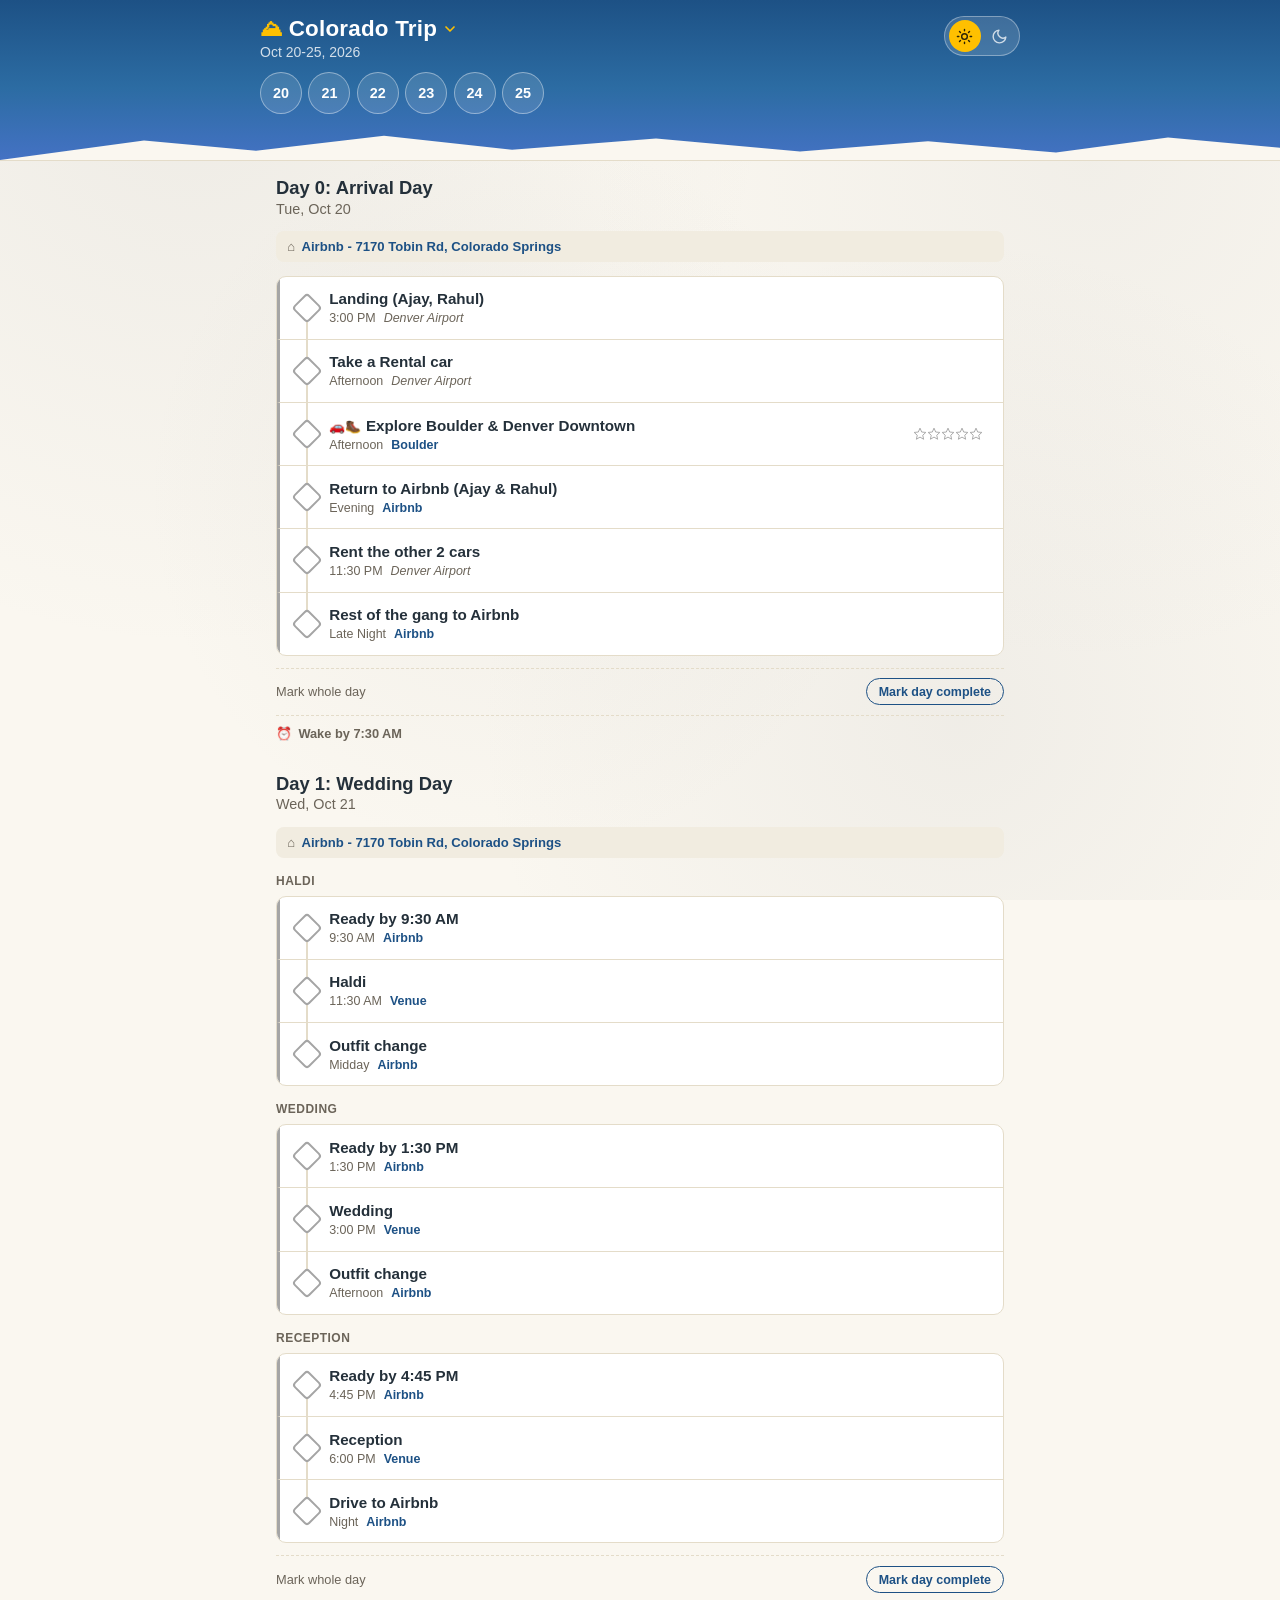
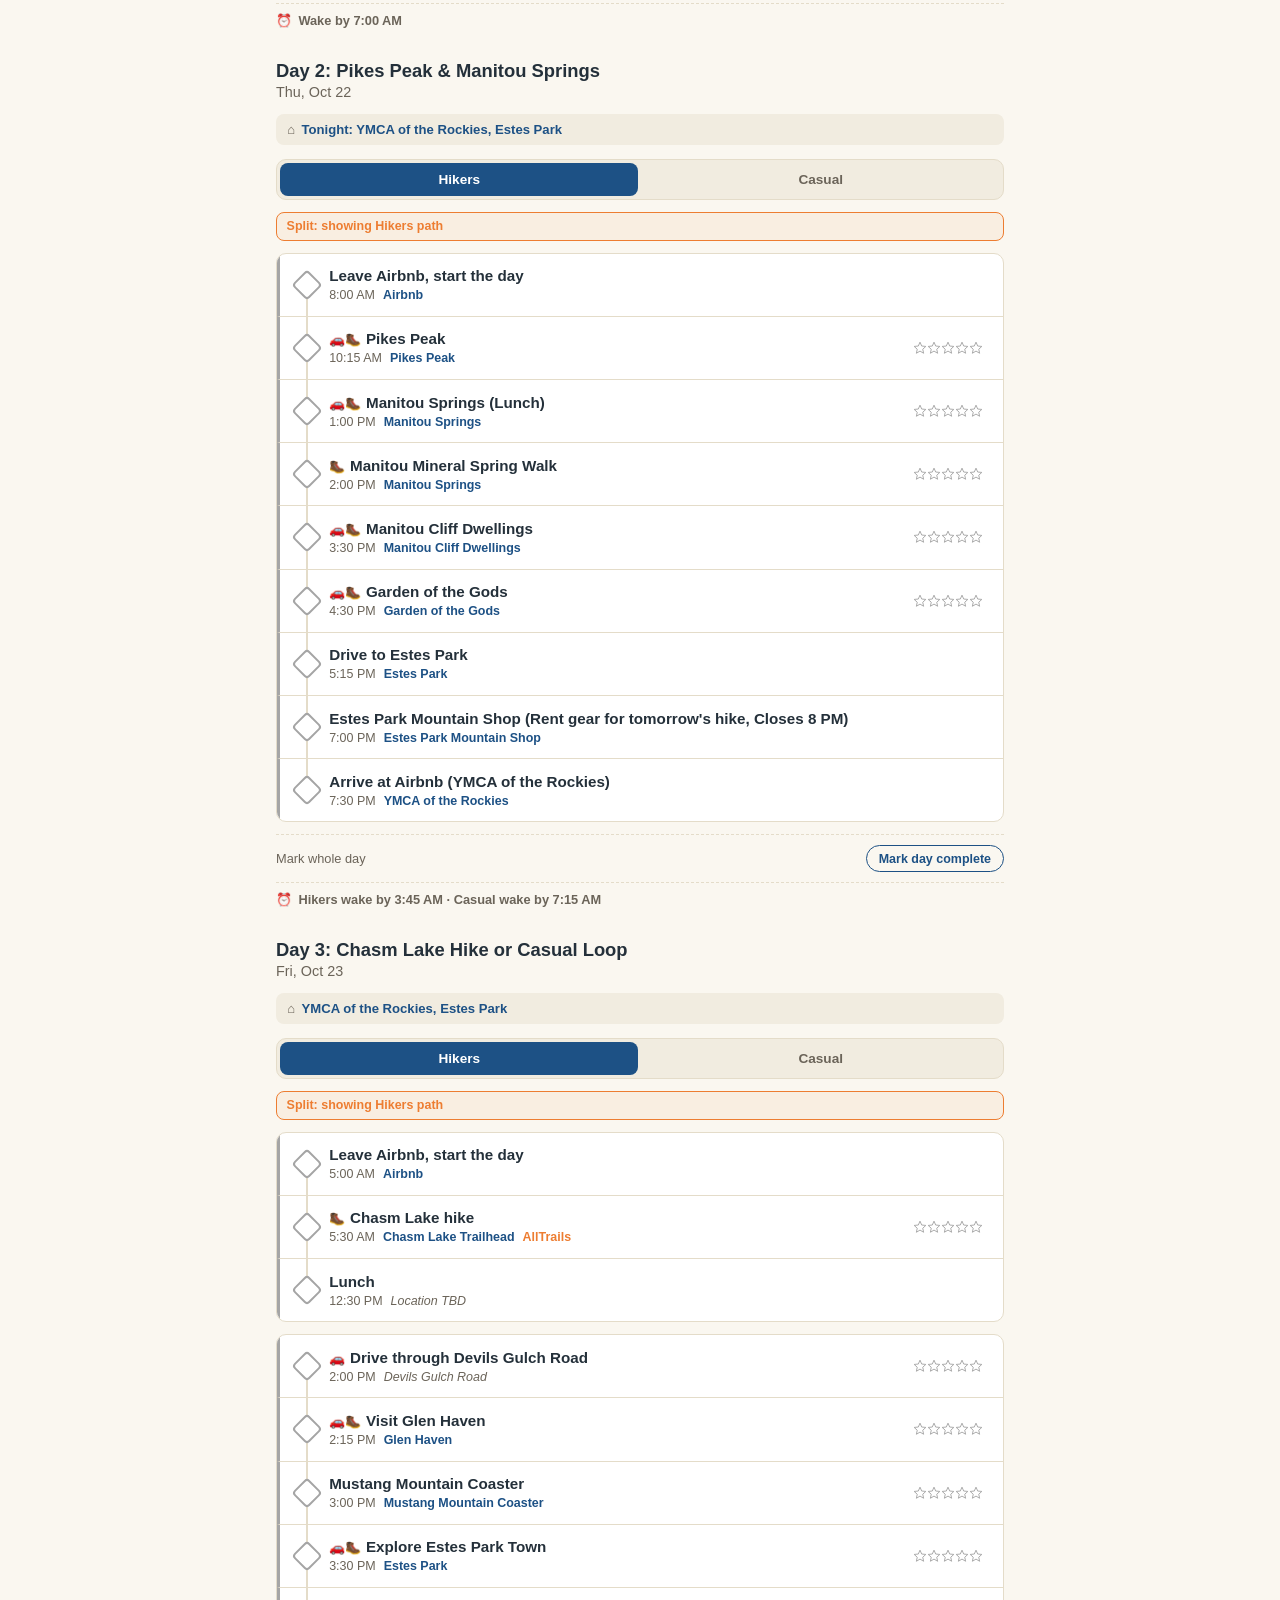
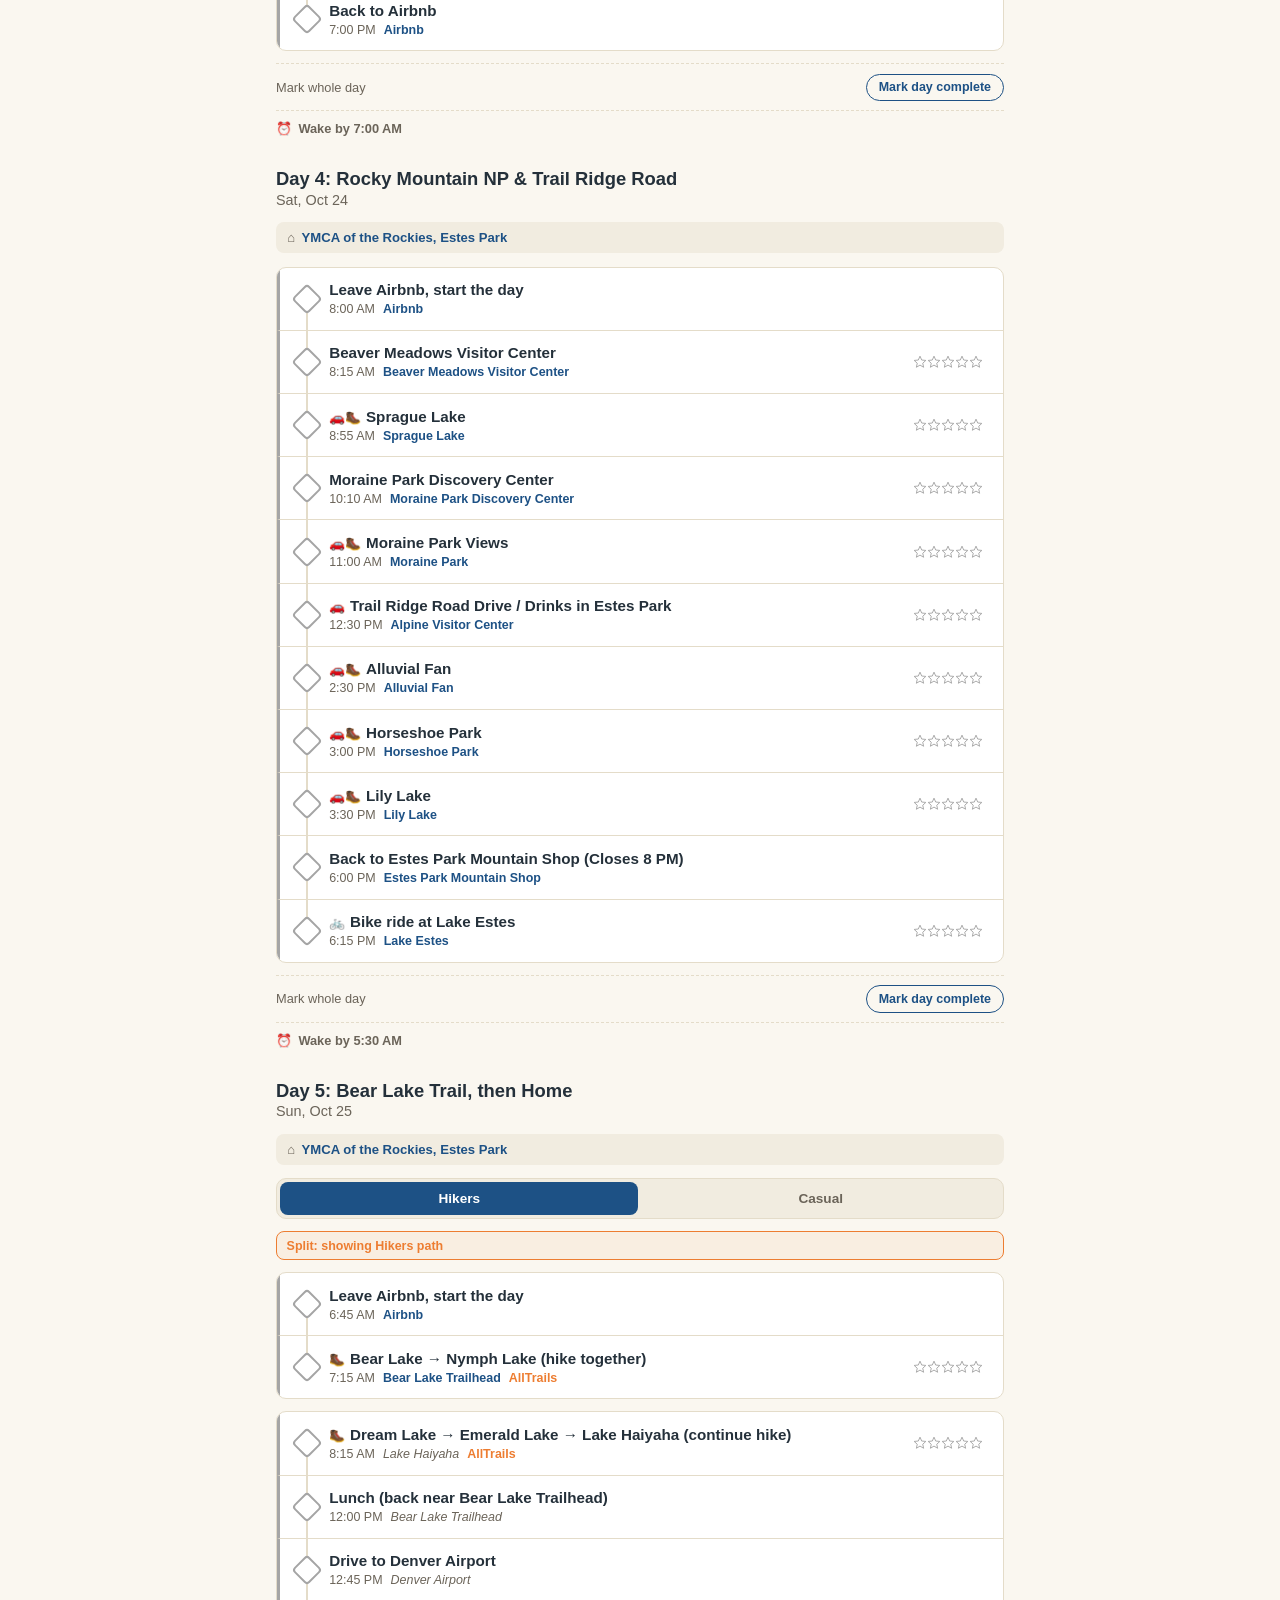
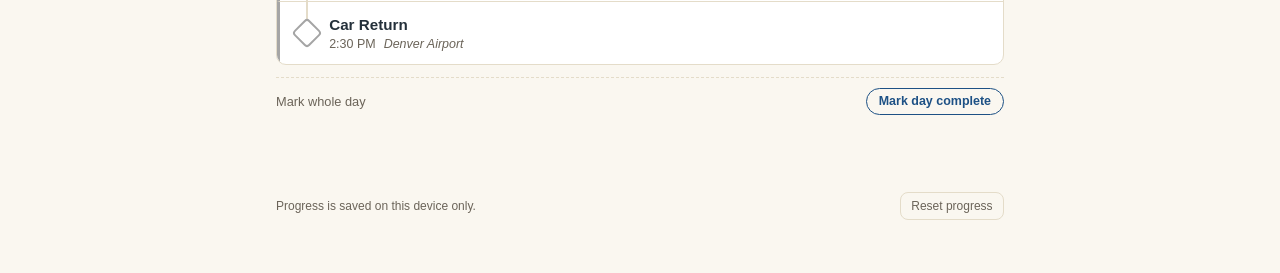
<file: index.html>
<!DOCTYPE html>
<html lang="en">
<head>
<meta charset="UTF-8" />
<meta name="viewport" content="width=device-width, initial-scale=1, viewport-fit=cover" />
<title>Colorado Trip Itinerary</title>
<meta name="theme-color" content="#1D5185" />
<meta name="description" content="Group itinerary for the Colorado trip, Oct 20-25" />

<!-- PWA -->
<link rel="manifest" href="manifest.json" />
<link rel="apple-touch-icon" href="icon.svg" />
<meta name="apple-mobile-web-app-capable" content="yes" />
<meta name="apple-mobile-web-app-status-bar-style" content="default" />
<meta name="apple-mobile-web-app-title" content="CO Trip" />

<link rel="stylesheet" href="styles-nature.css" />
</head>
<body>

<header class="topbar">
  <div class="topbar-inner">
    <div class="trip-select-wrap" id="tripSelectWrap">
      <button type="button" class="trip-select-trigger" id="tripSelectTrigger" aria-haspopup="listbox" aria-expanded="false" aria-controls="tripSelectMenu">
        <h1 class="app-title" id="appTitle">Colorado Trip</h1>
        <svg class="trip-select-caret" viewBox="0 0 24 24" fill="none" stroke="currentColor" stroke-width="2.5" stroke-linecap="round" stroke-linejoin="round" aria-hidden="true"><polyline points="6 9 12 15 18 9"/></svg>
      </button>
      <p class="app-subtitle" id="appSubtitle">Oct 20-25, 2026</p>
      <div class="trip-select-menu" id="tripSelectMenu" role="listbox" aria-label="Choose a trip">
        <button type="button" class="trip-select-option" data-trip-id="colorado" role="option">Colorado Trip</button>
        <button type="button" class="trip-select-option" data-trip-id="shenandoah" role="option">Shenandoah Trip</button>
      </div>
    </div>
    <div class="theme-toggle" id="themeToggle" role="group" aria-label="Day or night mode">
      <button type="button" class="theme-btn" data-theme-choice="light" aria-label="Day mode">
        <svg viewBox="0 0 24 24" fill="none" stroke="currentColor" stroke-width="2" stroke-linecap="round" stroke-linejoin="round"><circle cx="12" cy="12" r="4"/><path d="M12 2v2M12 20v2M4.93 4.93l1.41 1.41M17.66 17.66l1.41 1.41M2 12h2M20 12h2M4.93 19.07l1.41-1.41M17.66 6.34l1.41-1.41"/></svg>
      </button>
      <button type="button" class="theme-btn" data-theme-choice="dark" aria-label="Night mode">
        <svg viewBox="0 0 24 24" fill="none" stroke="currentColor" stroke-width="2" stroke-linecap="round" stroke-linejoin="round"><path d="M21 12.79A9 9 0 1 1 11.21 3 7 7 0 0 0 21 12.79Z"/></svg>
      </button>
    </div>
  </div>

  <nav class="date-tabs" id="dateTabs" aria-label="Select day"></nav>
</header>

<main id="days"></main>

<footer class="app-footer">
  <p>Progress is saved on this device only.</p>
  <button type="button" id="resetBtn" class="reset-btn">Reset progress</button>
</footer>

<div class="rating-modal-overlay" id="ratingModalOverlay">
  <div class="rating-modal" role="dialog" aria-modal="true" aria-labelledby="ratingModalTitle">
    <div class="rating-modal-header">
      <h3 id="ratingModalTitle">Rate this place</h3>
      <button type="button" class="rating-modal-close" id="ratingModalClose" aria-label="Close">&times;</button>
    </div>
    <div class="rating-modal-stars" id="ratingModalStars"></div>
    <p class="rating-modal-value" id="ratingModalValue">Not rated yet</p>
    <textarea class="rating-modal-comment" id="ratingModalComment" placeholder="Add a comment (optional)" rows="3"></textarea>
    <div class="rating-modal-actions">
      <button type="button" class="rating-modal-clear" id="ratingModalClear">Clear rating</button>
      <button type="button" class="rating-modal-save" id="ratingModalSave">Save</button>
    </div>
  </div>
</div>

<script src="app.js"></script>
</body>
</html>
</file>
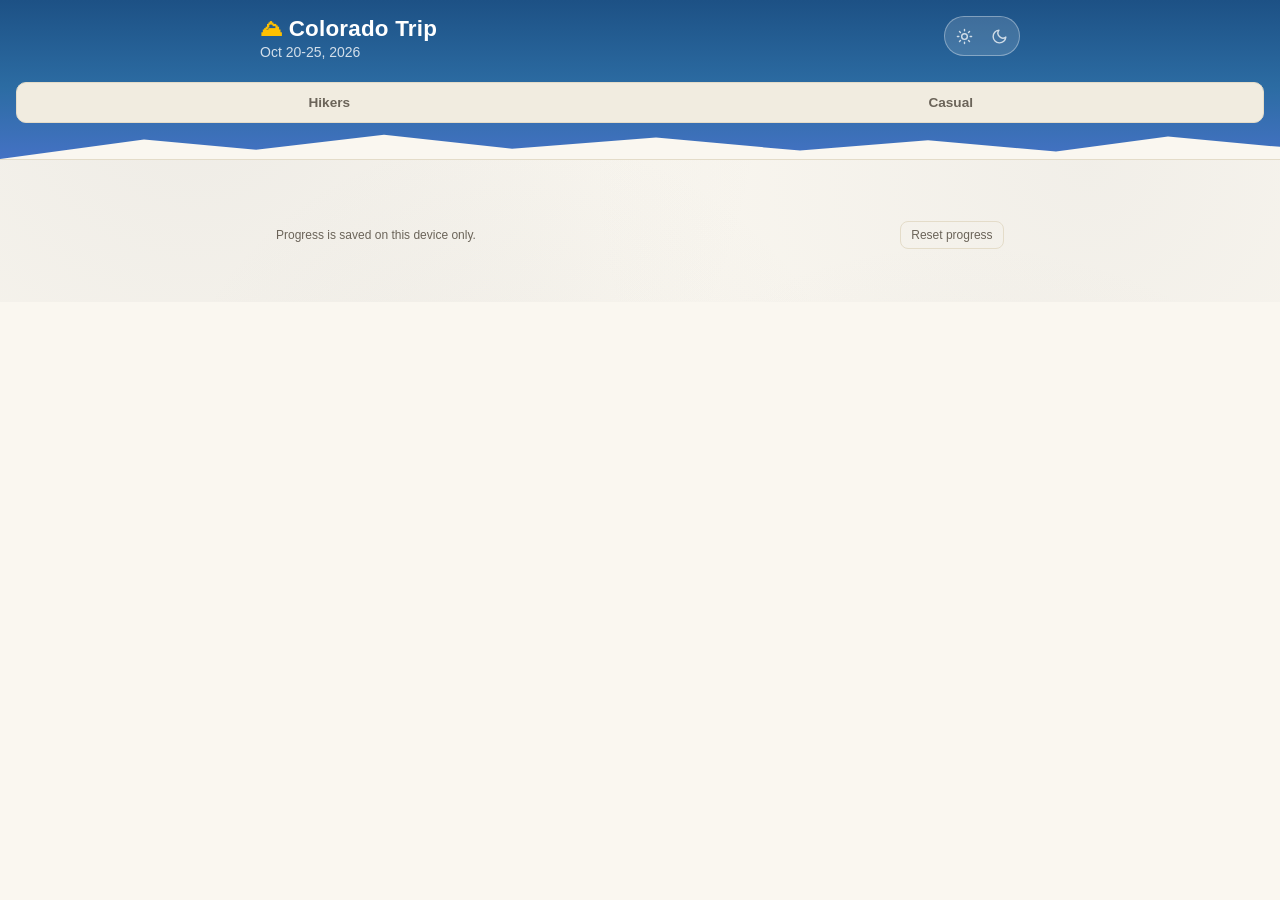
<file: index-nature.html>
<!DOCTYPE html>
<html lang="en">
<head>
<meta charset="UTF-8" />
<meta name="viewport" content="width=device-width, initial-scale=1, viewport-fit=cover" />
<title>Colorado Trip Itinerary (Nature theme preview)</title>
<meta name="theme-color" content="#1D5185" />
<meta name="description" content="Group itinerary for the Colorado trip, Oct 20-25" />

<!-- PWA -->
<link rel="manifest" href="manifest.json" />
<link rel="apple-touch-icon" href="icon.svg" />
<meta name="apple-mobile-web-app-capable" content="yes" />
<meta name="apple-mobile-web-app-status-bar-style" content="default" />
<meta name="apple-mobile-web-app-title" content="CO Trip" />

<link rel="stylesheet" href="styles-nature.css" />
</head>
<body>

<header class="topbar">
  <div class="topbar-inner">
    <div>
      <h1 class="app-title">Colorado Trip</h1>
      <p class="app-subtitle">Oct 20-25, 2026</p>
    </div>
    <div class="theme-toggle" id="themeToggle" role="group" aria-label="Day or night mode">
      <button type="button" class="theme-btn" data-theme-choice="light" aria-label="Day mode">
        <svg viewBox="0 0 24 24" fill="none" stroke="currentColor" stroke-width="2" stroke-linecap="round" stroke-linejoin="round"><circle cx="12" cy="12" r="4"/><path d="M12 2v2M12 20v2M4.93 4.93l1.41 1.41M17.66 17.66l1.41 1.41M2 12h2M20 12h2M4.93 19.07l1.41-1.41M17.66 6.34l1.41-1.41"/></svg>
      </button>
      <button type="button" class="theme-btn" data-theme-choice="dark" aria-label="Night mode">
        <svg viewBox="0 0 24 24" fill="none" stroke="currentColor" stroke-width="2" stroke-linecap="round" stroke-linejoin="round"><path d="M21 12.79A9 9 0 1 1 11.21 3 7 7 0 0 0 21 12.79Z"/></svg>
      </button>
    </div>
  </div>

  <nav class="date-tabs" id="dateTabs" aria-label="Select day"></nav>

  <div class="group-toggle" id="groupToggle" role="group" aria-label="Group view">
    <button type="button" class="group-btn" data-group="hikers" id="btnHikers">Hikers</button>
    <button type="button" class="group-btn" data-group="casual" id="btnCasual">Casual</button>
  </div>
</header>

<main id="days"></main>

<footer class="app-footer">
  <p>Progress is saved on this device only.</p>
  <button type="button" id="resetBtn" class="reset-btn">Reset progress</button>
</footer>

<script src="app.js"></script>
</body>
</html>
</file>
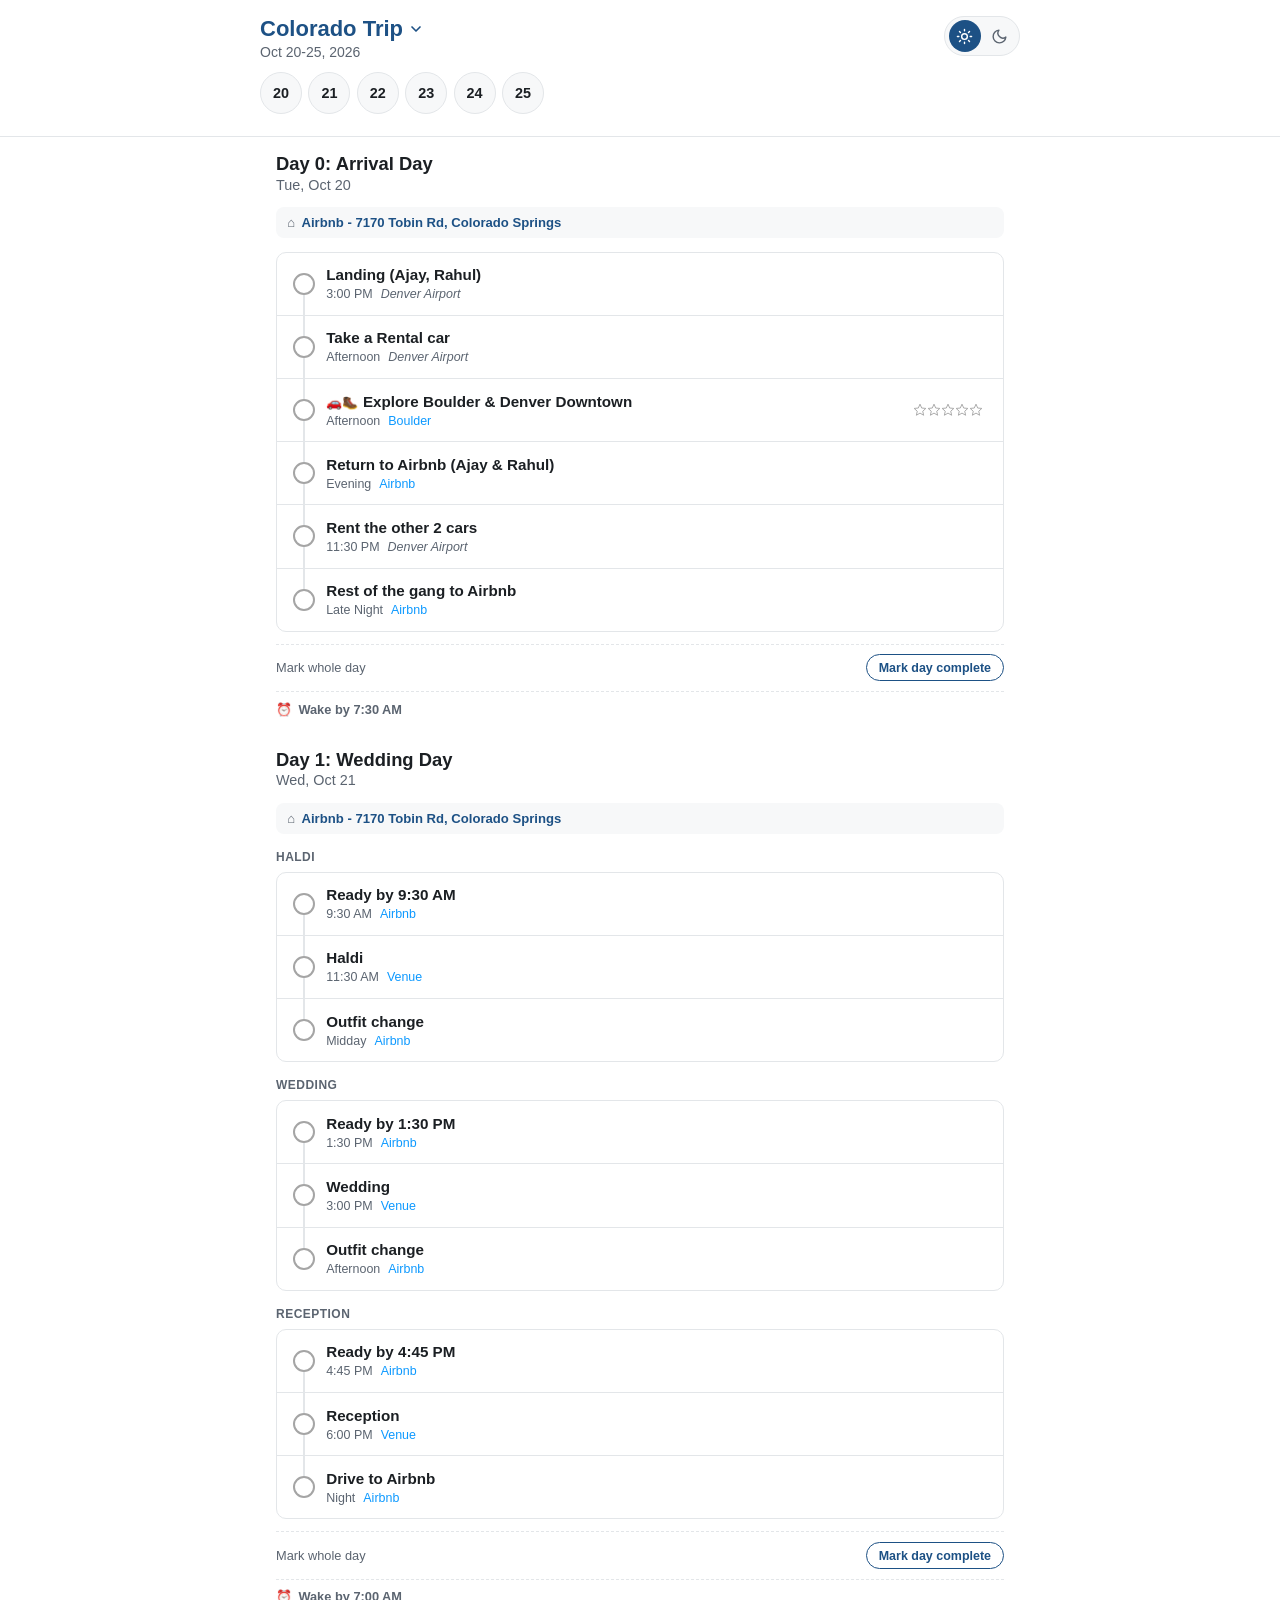
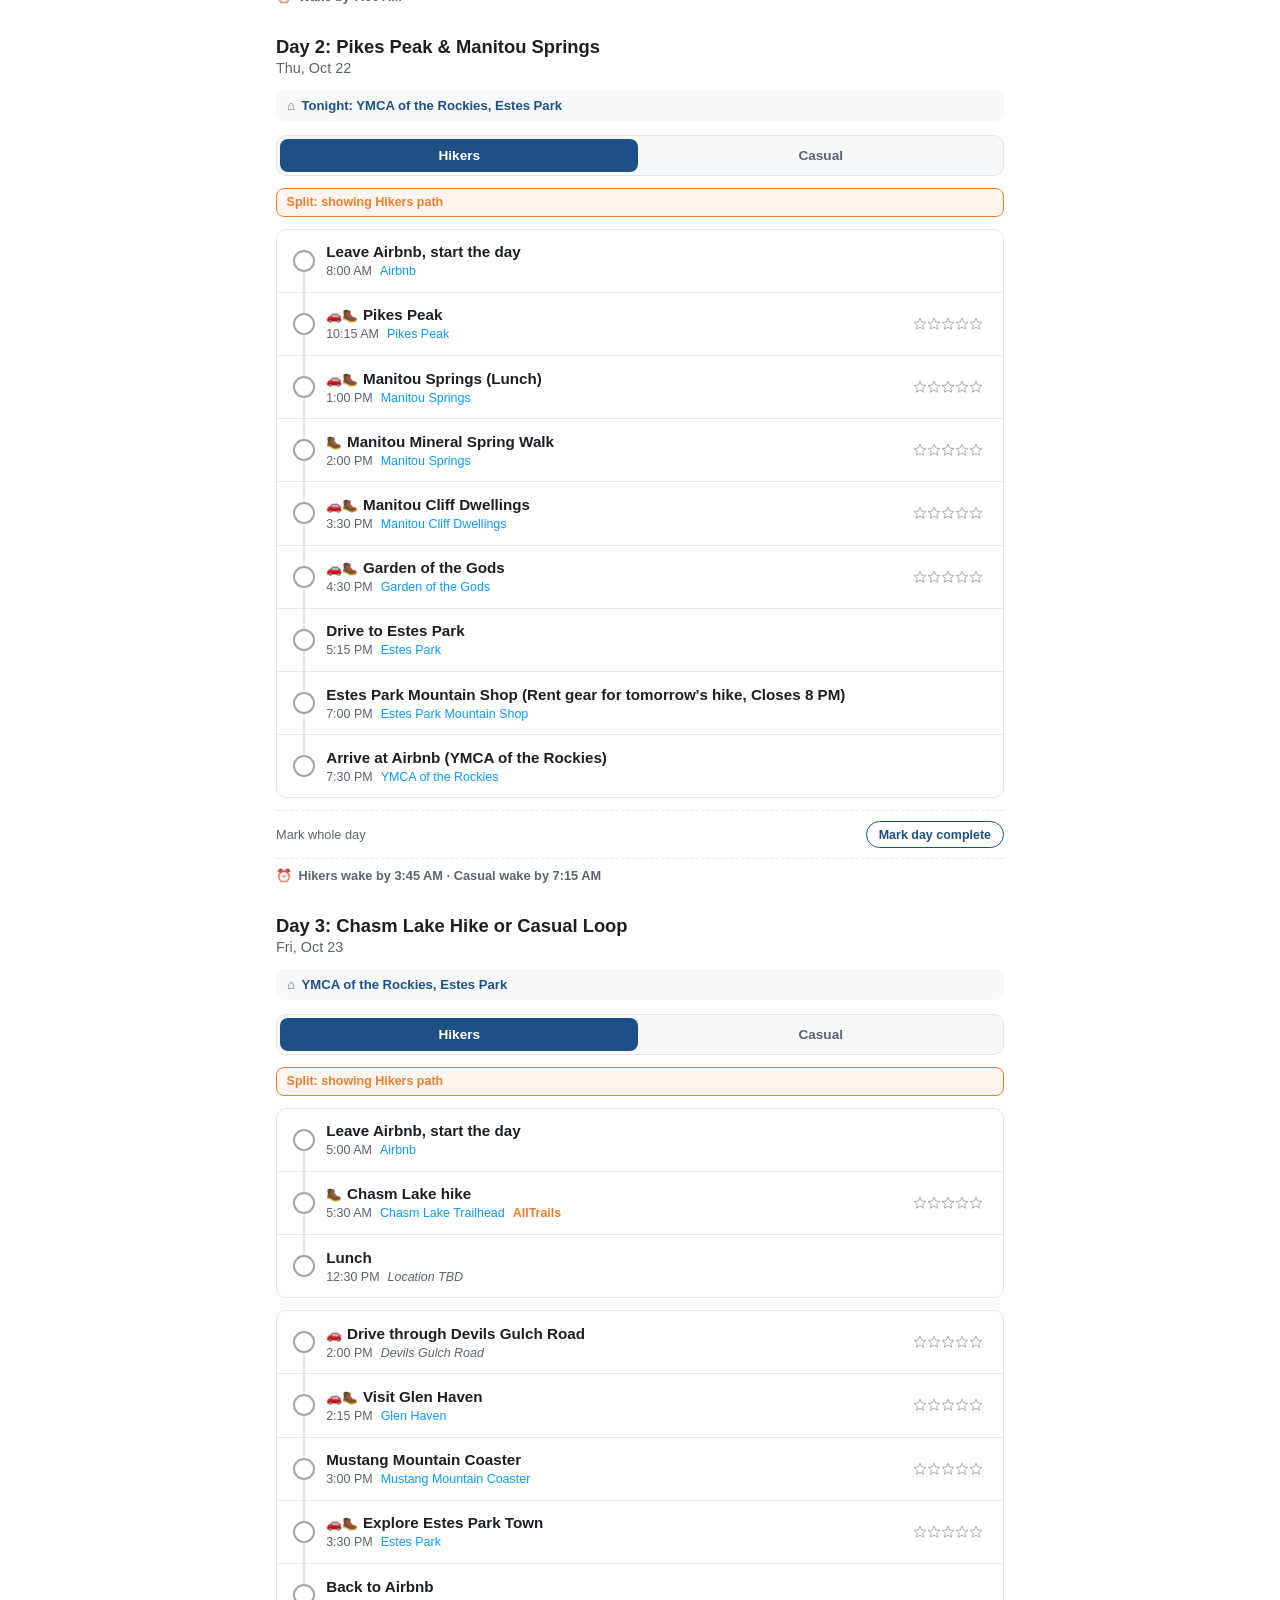
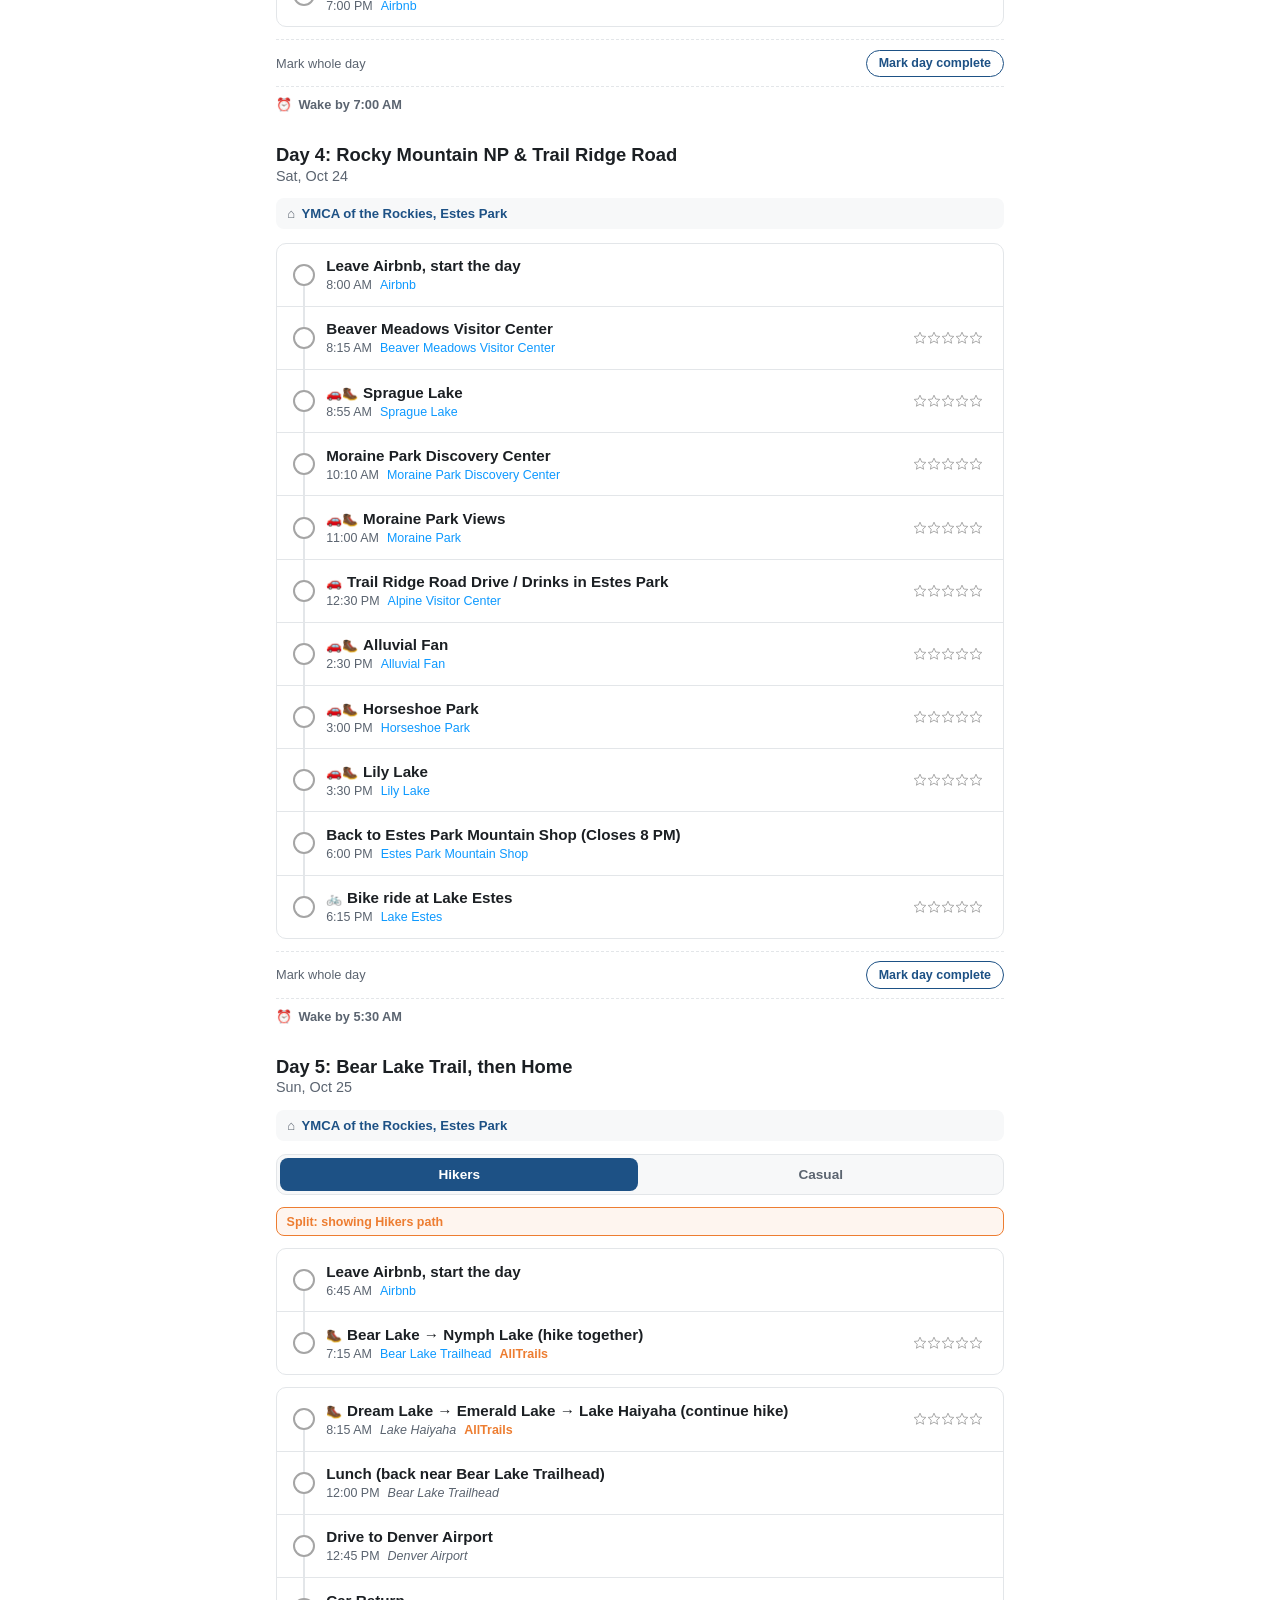
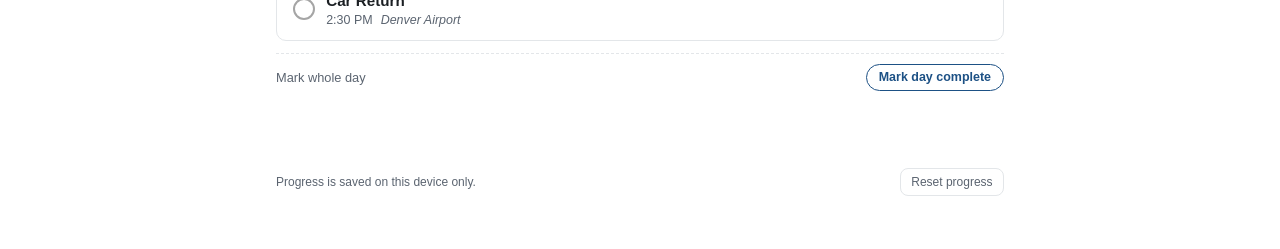
<file: index-simple.html>
<!DOCTYPE html>
<html lang="en">
<head>
<meta charset="UTF-8" />
<meta name="viewport" content="width=device-width, initial-scale=1, viewport-fit=cover" />
<title>Colorado Trip Itinerary (Simple theme)</title>
<meta name="theme-color" content="#1D5185" />
<meta name="description" content="Group itinerary for the Colorado trip, Oct 20-25" />

<!-- PWA -->
<link rel="manifest" href="manifest.json" />
<link rel="apple-touch-icon" href="icon.svg" />
<meta name="apple-mobile-web-app-capable" content="yes" />
<meta name="apple-mobile-web-app-status-bar-style" content="default" />
<meta name="apple-mobile-web-app-title" content="CO Trip" />

<link rel="stylesheet" href="styles.css" />
</head>
<body>

<header class="topbar">
  <div class="topbar-inner">
    <div class="trip-select-wrap" id="tripSelectWrap">
      <button type="button" class="trip-select-trigger" id="tripSelectTrigger" aria-haspopup="listbox" aria-expanded="false" aria-controls="tripSelectMenu">
        <h1 class="app-title" id="appTitle">Colorado Trip</h1>
        <svg class="trip-select-caret" viewBox="0 0 24 24" fill="none" stroke="currentColor" stroke-width="2.5" stroke-linecap="round" stroke-linejoin="round" aria-hidden="true"><polyline points="6 9 12 15 18 9"/></svg>
      </button>
      <p class="app-subtitle" id="appSubtitle">Oct 20-25, 2026</p>
      <div class="trip-select-menu" id="tripSelectMenu" role="listbox" aria-label="Choose a trip">
        <button type="button" class="trip-select-option" data-trip-id="colorado" role="option">Colorado Trip</button>
        <button type="button" class="trip-select-option" data-trip-id="shenandoah" role="option">Shenandoah Trip</button>
      </div>
    </div>
    <div class="theme-toggle" id="themeToggle" role="group" aria-label="Day or night mode">
      <button type="button" class="theme-btn" data-theme-choice="light" aria-label="Day mode">
        <svg viewBox="0 0 24 24" fill="none" stroke="currentColor" stroke-width="2" stroke-linecap="round" stroke-linejoin="round"><circle cx="12" cy="12" r="4"/><path d="M12 2v2M12 20v2M4.93 4.93l1.41 1.41M17.66 17.66l1.41 1.41M2 12h2M20 12h2M4.93 19.07l1.41-1.41M17.66 6.34l1.41-1.41"/></svg>
      </button>
      <button type="button" class="theme-btn" data-theme-choice="dark" aria-label="Night mode">
        <svg viewBox="0 0 24 24" fill="none" stroke="currentColor" stroke-width="2" stroke-linecap="round" stroke-linejoin="round"><path d="M21 12.79A9 9 0 1 1 11.21 3 7 7 0 0 0 21 12.79Z"/></svg>
      </button>
    </div>
  </div>

  <nav class="date-tabs" id="dateTabs" aria-label="Select day"></nav>
</header>

<main id="days"></main>

<footer class="app-footer">
  <p>Progress is saved on this device only.</p>
  <button type="button" id="resetBtn" class="reset-btn">Reset progress</button>
</footer>

<div class="rating-modal-overlay" id="ratingModalOverlay">
  <div class="rating-modal" role="dialog" aria-modal="true" aria-labelledby="ratingModalTitle">
    <div class="rating-modal-header">
      <h3 id="ratingModalTitle">Rate this place</h3>
      <button type="button" class="rating-modal-close" id="ratingModalClose" aria-label="Close">&times;</button>
    </div>
    <div class="rating-modal-stars" id="ratingModalStars"></div>
    <p class="rating-modal-value" id="ratingModalValue">Not rated yet</p>
    <textarea class="rating-modal-comment" id="ratingModalComment" placeholder="Add a comment (optional)" rows="3"></textarea>
    <div class="rating-modal-actions">
      <button type="button" class="rating-modal-clear" id="ratingModalClear">Clear rating</button>
      <button type="button" class="rating-modal-save" id="ratingModalSave">Save</button>
    </div>
  </div>
</div>

<script src="app.js"></script>
</body>
</html>
</file>
<file: styles-nature.css>
:root {
  --color-primary: #1D5185;
  --color-accent: #0D99FF;
  --color-neutral: #A5A5A5;
  --color-blue: #4472C4;
  --color-gold: #FFC000;
  --color-orange: #ED7D31;

  --bg: #faf7f0;
  --bg-alt: #f1ece0;
  --text: #24303a;
  --text-muted: #6b6459;
  --border: #e4dcc9;
  --card-bg: #ffffff;
  --today-bg: #fff3d9;

  --ridge-1: #1D5185;
  --ridge-2: #2c6ca3;
  --ridge-3: #4472C4;

  color-scheme: light;
  font-family: 'Roboto', -apple-system, BlinkMacSystemFont, 'Segoe UI', sans-serif;
}

:root[data-theme="dark"] {
  --bg: #14171a;
  --bg-alt: #1c1f1a;
  --text: #eef0f2;
  --text-muted: #a3a08f;
  --border: #2e2c22;
  --card-bg: #1e2119;
  --today-bg: #2c2410;

  --ridge-1: #0b1d2e;
  --ridge-2: #12314d;
  --ridge-3: #1D5185;
}

* { box-sizing: border-box; }

html, body {
  margin: 0;
  padding: 0;
  background: var(--bg);
  color: var(--text);
}

h1, h2, h3, .heading-font {
  font-family: 'Gill Sans', 'Gill Sans MT', Calibri, 'Trebuchet MS', sans-serif;
}

body {
  padding-bottom: 3rem;
  /* subtle topographic contour texture, evokes a trail map */
  background-image:
    radial-gradient(circle at 15% 8%, rgba(165,165,165,0.14) 0, transparent 42%),
    radial-gradient(circle at 85% 18%, rgba(165,165,165,0.10) 0, transparent 38%),
    radial-gradient(circle at 40% 55%, rgba(165,165,165,0.09) 0, transparent 40%),
    radial-gradient(circle at 75% 80%, rgba(165,165,165,0.12) 0, transparent 40%);
  background-attachment: fixed;
}

.topbar {
  position: sticky;
  top: 0;
  z-index: 10;
  background: linear-gradient(180deg, var(--ridge-1) 0%, var(--ridge-2) 55%, var(--ridge-3) 100%);
  border-bottom: 1px solid var(--border);
  padding: 1rem 1rem 2.25rem;
  overflow: hidden;
}

/* mountain range silhouette, reserved in the header's own bottom padding
   so it never overlaps the group toggle sitting above it */
.topbar::after {
  content: "";
  position: absolute;
  left: 0;
  right: 0;
  bottom: 0;
  height: 28px;
  pointer-events: none;
  background-image: url("data:image/svg+xml;utf8,<svg xmlns='http://www.w3.org/2000/svg' viewBox='0 0 400 60' preserveAspectRatio='none'><path d='M0 60 L45 18 L80 40 L120 8 L160 38 L205 14 L250 42 L290 20 L330 44 L365 12 L400 34 L400 60 Z' fill='%23faf7f0'/></svg>");
  background-size: 100% 100%;
  background-repeat: no-repeat;
}

:root[data-theme="dark"] .topbar::after {
  background-image: url("data:image/svg+xml;utf8,<svg xmlns='http://www.w3.org/2000/svg' viewBox='0 0 400 60' preserveAspectRatio='none'><path d='M0 60 L45 18 L80 40 L120 8 L160 38 L205 14 L250 42 L290 20 L330 44 L365 12 L400 34 L400 60 Z' fill='%2314171a'/></svg>");
}

.topbar-inner {
  max-width: 640px;
  margin: 0 auto 0.75rem;
  display: flex;
  align-items: flex-start;
  justify-content: space-between;
  gap: 0.75rem;
  position: relative;
  z-index: 2;
}

.theme-toggle {
  flex: 0 0 auto;
  display: flex;
  background: rgba(255,255,255,0.14);
  border: 1px solid rgba(255,255,255,0.35);
  border-radius: 999px;
  padding: 0.2rem;
  gap: 0.2rem;
}

.theme-btn {
  border: none;
  background: transparent;
  color: rgba(255,255,255,0.75);
  width: 32px;
  height: 32px;
  border-radius: 50%;
  display: flex;
  align-items: center;
  justify-content: center;
  cursor: pointer;
  padding: 0;
  transition: background 0.15s, color 0.15s;
}

.theme-btn svg {
  width: 17px;
  height: 17px;
}

.theme-btn.is-active {
  background: var(--color-gold);
  color: #2a2205;
}

.app-title {
  margin: 0;
  font-size: 1.4rem;
  font-weight: 700;
  color: #ffffff;
  letter-spacing: 0.01em;
}

.app-title::before {
  content: "\26F0\FE0E  ";
  color: var(--color-gold);
}

.app-subtitle {
  margin: 0.15rem 0 0;
  font-size: 0.875rem;
  color: rgba(255,255,255,0.8);
}

.trip-select-wrap {
  position: relative;
  z-index: 5;
}

.trip-select-trigger {
  display: flex;
  align-items: center;
  gap: 0.3rem;
  border: none;
  background: none;
  padding: 0;
  cursor: pointer;
  font: inherit;
  text-align: left;
}

.trip-select-caret {
  width: 16px;
  height: 16px;
  flex: 0 0 auto;
  color: var(--color-gold);
  transition: transform 0.15s;
}

.trip-select-wrap.is-open .trip-select-caret {
  transform: rotate(180deg);
}

.trip-select-menu {
  display: none;
  flex-direction: column;
  position: absolute;
  top: 100%;
  left: 0;
  margin-top: 0.5rem;
  min-width: 190px;
  background: var(--card-bg);
  border: 1px solid var(--border);
  border-radius: 10px;
  box-shadow: 0 8px 24px rgba(0, 0, 0, 0.25);
  overflow: hidden;
  z-index: 20;
}

.trip-select-wrap.is-open .trip-select-menu {
  display: flex;
}

.trip-select-option {
  border: none;
  background: none;
  font: inherit;
  font-size: 0.9rem;
  font-weight: 600;
  color: var(--text);
  text-align: left;
  padding: 0.65rem 0.85rem;
  cursor: pointer;
  transition: background 0.15s;
}

.trip-select-option + .trip-select-option {
  border-top: 1px solid var(--border);
}

.trip-select-option.is-active {
  color: var(--color-primary);
  background: var(--today-bg);
}

.date-tabs {
  max-width: 640px;
  margin: 0 auto;
  display: flex;
  gap: 0.4rem;
  overflow-x: auto;
  padding-bottom: 0.6rem;
  -webkit-overflow-scrolling: touch;
  scrollbar-width: none;
  position: relative;
  z-index: 1;
}
.date-tabs::-webkit-scrollbar { display: none; }

.date-tab {
  position: relative;
  flex: 0 0 auto;
  width: 42px;
  height: 42px;
  border: 1px solid rgba(255,255,255,0.4);
  background: rgba(255,255,255,0.12);
  color: #fff;
  border-radius: 50%;
  padding: 0;
  display: flex;
  align-items: center;
  justify-content: center;
  font-size: 0.9rem;
  font-weight: 600;
  cursor: pointer;
  white-space: nowrap;
  transition: background 0.15s, border-color 0.15s, color 0.15s;
}

.date-tab:active { transform: scale(0.96); }

.date-tab.is-active {
  background: var(--color-orange);
  border-color: var(--color-orange);
  color: #fff;
}

.date-tab.is-today:not(.is-active) {
  border-color: var(--color-gold);
  color: var(--color-gold);
  font-weight: 700;
}

.date-tab .today-dot {
  position: absolute;
  bottom: 4px;
  left: 50%;
  transform: translateX(-50%);
  width: 5px;
  height: 5px;
  border-radius: 50%;
  background: var(--color-gold);
}
.date-tab.is-active .today-dot { background: #fff; }

.group-toggle {
  display: flex;
  background: var(--bg-alt);
  border: 1px solid var(--border);
  border-radius: 10px;
  padding: 0.2rem;
  gap: 0.2rem;
  position: relative;
  z-index: 1;
}

.day-group-toggle {
  margin-bottom: 0.75rem;
}

.group-btn {
  flex: 1;
  border: none;
  background: transparent;
  color: var(--text-muted);
  font-size: 0.85rem;
  font-weight: 600;
  padding: 0.55rem 0.5rem;
  border-radius: 8px;
  cursor: pointer;
  transition: background 0.15s, color 0.15s;
}

.group-btn.is-active {
  background: var(--color-primary);
  color: #fff;
}

main {
  max-width: 640px;
  margin: 0 auto;
  padding: 1rem;
}

.day {
  margin-bottom: 2rem;
  scroll-margin-top: 12rem;
}

.day-header {
  display: flex;
  align-items: baseline;
  justify-content: space-between;
  gap: 0.5rem;
  margin-bottom: 0.15rem;
}

.day-title {
  margin: 0;
  font-size: 1.15rem;
  font-weight: 700;
}

.day.is-today .day-title {
  color: var(--color-primary);
}

.day-date {
  font-size: 0.8rem;
  color: var(--text-muted);
  font-weight: 500;
}

.day-label {
  margin: 0.1rem 0 0.75rem;
  font-size: 0.9rem;
  color: var(--text-muted);
}

.today-pill {
  display: inline-block;
  font-size: 0.7rem;
  font-weight: 700;
  letter-spacing: 0.03em;
  text-transform: uppercase;
  background: var(--color-orange);
  color: #fff;
  padding: 0.15rem 0.5rem;
  border-radius: 999px;
  margin-left: 0.5rem;
}

.split-note {
  display: flex;
  align-items: center;
  gap: 0.4rem;
  font-size: 0.78rem;
  font-weight: 600;
  color: var(--color-orange);
  border: 1px solid var(--color-orange);
  background: rgba(237, 125, 49, 0.08);
  border-radius: 8px;
  padding: 0.4rem 0.6rem;
  margin-bottom: 0.75rem;
}

.section-label {
  font-size: 0.75rem;
  font-weight: 700;
  text-transform: uppercase;
  letter-spacing: 0.04em;
  color: var(--text-muted);
  margin: 1rem 0 0.5rem;
}

.stop-list {
  list-style: none;
  margin: 0;
  padding: 0;
  display: flex;
  flex-direction: column;
  border: 1px solid var(--border);
  border-radius: 10px;
  overflow: hidden;
  background: var(--card-bg);
}

.stop-list + .stop-list {
  margin-top: 0.75rem;
}

.stop {
  display: flex;
  align-items: stretch;
  gap: 0.7rem;
  border-left: 3px solid var(--color-neutral);
  border-bottom: 1px solid var(--border);
  padding: 0.7rem 0.8rem;
  cursor: pointer;
  transition: background 0.15s, border-color 0.15s;
}

.stop:last-child {
  border-bottom: none;
}

.stop:active { transform: scale(0.995); }

.stop.is-done {
  background: var(--bg-alt);
  border-left-color: var(--color-gold);
}

.stop-track {
  position: relative;
  flex: 0 0 auto;
  display: flex;
  flex-direction: column;
  align-items: center;
  /* stretch the track past the row's own padding so the line reaches
     the row's border edges and touches the divider directly */
  margin: -0.7rem 0;
}

.track-line {
  width: 2px;
  flex: 1 1 auto;
  min-height: 6px;
  background: var(--border);
  transition: background 0.15s;
}

.stop:first-child .track-line-top { visibility: hidden; }
.stop:last-child .track-line-bottom { visibility: hidden; }

.stop.is-done .track-line-bottom {
  background: var(--color-gold);
}

.stop.is-done + .stop .track-line-top {
  background: var(--color-gold);
}

.stop-check {
  flex: 0 0 auto;
  width: 22px;
  height: 22px;
  border-radius: 4px;
  transform: rotate(45deg);
  border: 2px solid var(--color-neutral);
  display: flex;
  align-items: center;
  justify-content: center;
  color: transparent;
  font-size: 0.7rem;
  background: var(--card-bg);
  transition: background 0.15s, border-color 0.15s, color 0.15s;
}

.stop-check::before {
  content: "";
  display: block;
  transform: rotate(-45deg);
}

.stop.is-done .stop-check {
  background: var(--color-gold);
  border-color: var(--color-gold);
  color: #2a2205;
}

.stop.is-done .stop-check::before {
  content: "\2713";
}

.stop-body { flex: 1; min-width: 0; }

.stop-name {
  font-size: 0.95rem;
  font-weight: 600;
  margin: 0;
}

.stop-activity-icon {
  display: inline-block;
  margin-right: 0.3rem;
  font-size: 0.85em;
}

.stop.is-done .stop-name {
  text-decoration: line-through;
  color: var(--text-muted);
}

.stop-meta {
  display: flex;
  flex-wrap: wrap;
  gap: 0.5rem;
  margin-top: 0.25rem;
  font-size: 0.78rem;
  color: var(--text-muted);
}

.stop-time {
  display: inline-flex;
  align-items: center;
}

.stop-location a {
  color: var(--color-primary);
  text-decoration: none;
  font-weight: 600;
}

.stop-location a:hover { text-decoration: underline; }

.stop-location.is-placeholder {
  color: var(--text-muted);
  font-style: italic;
}

.day-complete-row {
  display: flex;
  align-items: center;
  justify-content: space-between;
  margin-top: 0.75rem;
  padding-top: 0.6rem;
  border-top: 1px dashed var(--border);
}

.day-complete-label {
  font-size: 0.8rem;
  color: var(--text-muted);
}

.day-complete-btn {
  font-size: 0.78rem;
  font-weight: 600;
  color: var(--color-primary);
  background: none;
  border: 1px solid var(--color-primary);
  border-radius: 999px;
  padding: 0.35rem 0.75rem;
  cursor: pointer;
}

.day-complete-btn.is-done {
  background: var(--color-primary);
  color: #fff;
}

.day-stay {
  display: flex;
  align-items: center;
  gap: 0.4rem;
  font-size: 0.82rem;
  color: var(--text-muted);
  margin: 0 0 0.85rem;
  padding: 0.5rem 0.7rem;
  background: var(--bg-alt);
  border-radius: 8px;
}

.day-stay-icon {
  flex: 0 0 auto;
}

.day-stay a {
  color: var(--color-primary);
  font-weight: 600;
  text-decoration: none;
}
.day-stay a:hover { text-decoration: underline; }

.day-wake-row {
  display: flex;
  align-items: center;
  gap: 0.4rem;
  margin-top: 0.6rem;
  padding-top: 0.6rem;
  border-top: 1px dashed var(--border);
  font-size: 0.8rem;
  color: var(--text-muted);
  font-weight: 600;
}

.stop-alltrails a {
  color: var(--color-orange);
  text-decoration: none;
  font-weight: 600;
}
.stop-alltrails a:hover { text-decoration: underline; }

.app-footer {
  max-width: 640px;
  margin: 1.5rem auto 0;
  padding: 0 1rem;
  display: flex;
  align-items: center;
  justify-content: space-between;
  gap: 0.75rem;
  font-size: 0.75rem;
  color: var(--text-muted);
}

.reset-btn {
  background: none;
  border: 1px solid var(--border);
  color: var(--text-muted);
  border-radius: 8px;
  padding: 0.35rem 0.65rem;
  font-size: 0.75rem;
  cursor: pointer;
  flex: 0 0 auto;
}

/* Desktop: mouse-hover affordances on every clickable control */
@media (hover: hover) and (pointer: fine) {
  .stop:not(.is-done):hover { background: var(--bg-alt); border-left-color: var(--color-orange); }
  .date-tab:not(.is-active):hover { border-color: var(--color-gold); color: var(--color-gold); }
  .group-btn:not(.is-active):hover { background: var(--border); }
  .theme-btn:not(.is-active):hover { background: rgba(255,255,255,0.28); }
  .day-complete-btn:not(.is-done):hover { background: var(--today-bg); }
  .reset-btn:hover { border-color: var(--text-muted); color: var(--text); }
  .trip-select-option:not(.is-active):hover { background: var(--bg-alt); }
}

/* Desktop: a wider, more comfortable reading column once there's room for it */
@media (min-width: 860px) {
  .topbar-inner,
  .date-tabs,
  main,
  .app-footer {
    max-width: 760px;
  }

  .stop {
    padding: 0.85rem 1rem;
  }

  .stop-track {
    margin: -0.85rem 0;
  }
}

/* ---- Ratings ------------------------------------------------------ */

.star-row {
  position: relative;
  display: flex;
  flex: 0 0 auto;
}

.star-row svg {
  width: 20%;
  height: 100%;
  flex: 0 0 auto;
}

.star-bg-icon {
  fill: none;
  stroke: var(--color-neutral);
  stroke-width: 1.6;
  stroke-linejoin: round;
}

.star-fg-icon {
  fill: var(--color-gold);
  stroke: var(--color-gold);
  stroke-width: 1.6;
  stroke-linejoin: round;
}

.rating-gauge {
  flex: 0 0 auto;
  align-self: center;
  display: flex;
  align-items: center;
  gap: 0.3rem;
  border: none;
  background: none;
  padding: 0.25rem;
  margin: -0.25rem 0;
  cursor: pointer;
}

.rating-gauge-value {
  font-size: 0.78rem;
  font-weight: 700;
  color: var(--text-muted);
}

.rating-modal-stars {
  display: flex;
  justify-content: center;
  margin: 0.75rem 0;
}

.star-hit {
  position: absolute;
  top: 0;
  height: 100%;
  padding: 0;
  border: none;
  background: transparent;
  cursor: pointer;
}

.rating-modal-overlay {
  display: none;
  position: fixed;
  inset: 0;
  background: rgba(10, 14, 20, 0.6);
  z-index: 100;
  align-items: center;
  justify-content: center;
  padding: 1rem;
}

.rating-modal-overlay.is-open {
  display: flex;
}

.rating-modal {
  background: var(--card-bg);
  border-radius: 14px;
  padding: 1.25rem;
  max-width: 360px;
  width: 100%;
  box-shadow: 0 10px 40px rgba(0, 0, 0, 0.35);
}

.rating-modal-header {
  display: flex;
  align-items: flex-start;
  justify-content: space-between;
  gap: 0.5rem;
  margin-bottom: 0.5rem;
}

.rating-modal-header h3 {
  margin: 0;
  font-size: 1.05rem;
  color: var(--text);
}

.rating-modal-close {
  border: none;
  background: none;
  font-size: 1.4rem;
  line-height: 1;
  color: var(--text-muted);
  cursor: pointer;
  padding: 0 0.25rem;
}

.rating-modal-value {
  text-align: center;
  margin: 0 0 0.75rem;
  font-size: 0.85rem;
  color: var(--text-muted);
  font-weight: 600;
}

.rating-modal-comment {
  width: 100%;
  border: 1px solid var(--border);
  border-radius: 8px;
  padding: 0.6rem;
  font-family: inherit;
  font-size: 0.9rem;
  resize: vertical;
  background: var(--bg);
  color: var(--text);
  box-sizing: border-box;
}

.rating-modal-actions {
  display: flex;
  justify-content: space-between;
  gap: 0.5rem;
  margin-top: 0.9rem;
}

.rating-modal-clear {
  background: none;
  border: 1px solid var(--border);
  color: var(--text-muted);
  border-radius: 999px;
  padding: 0.5rem 0.9rem;
  font-size: 0.82rem;
  cursor: pointer;
}

.rating-modal-save {
  background: var(--color-gold);
  border: none;
  color: #2a2205;
  border-radius: 999px;
  padding: 0.5rem 1.1rem;
  font-size: 0.82rem;
  font-weight: 700;
  cursor: pointer;
}
</file>
<file: styles.css>
:root {
  --color-primary: #1D5185;
  --color-accent: #0D99FF;
  --color-neutral: #A5A5A5;
  --color-blue: #4472C4;
  --color-gold: #FFC000;
  --color-orange: #ED7D31;

  --bg: #ffffff;
  --bg-alt: #f7f8f9;
  --text: #1b1f23;
  --text-muted: #5b6470;
  --border: #e3e6e9;
  --card-bg: #ffffff;
  --today-bg: #eef5ff;

  color-scheme: light;
  font-family: 'Roboto', -apple-system, BlinkMacSystemFont, 'Segoe UI', sans-serif;
}

:root[data-theme="dark"] {
  --bg: #14171a;
  --bg-alt: #1b1f23;
  --text: #eef0f2;
  --text-muted: #9aa4af;
  --border: #2b3036;
  --card-bg: #1e2226;
  --today-bg: #17293f;
}

* { box-sizing: border-box; }

html, body {
  margin: 0;
  padding: 0;
  background: var(--bg);
  color: var(--text);
}

h1, h2, h3, .heading-font {
  font-family: 'Gill Sans', 'Gill Sans MT', Calibri, 'Trebuchet MS', sans-serif;
}

body {
  padding-bottom: 3rem;
}

.topbar {
  position: sticky;
  top: 0;
  z-index: 10;
  background: var(--bg);
  border-bottom: 1px solid var(--border);
  padding: 1rem 1rem 0.75rem;
}

.topbar-inner {
  max-width: 640px;
  margin: 0 auto 0.75rem;
  display: flex;
  align-items: flex-start;
  justify-content: space-between;
  gap: 0.75rem;
}

.theme-toggle {
  flex: 0 0 auto;
  display: flex;
  background: var(--bg-alt);
  border: 1px solid var(--border);
  border-radius: 999px;
  padding: 0.2rem;
  gap: 0.2rem;
}

.theme-btn {
  border: none;
  background: transparent;
  color: var(--text-muted);
  width: 32px;
  height: 32px;
  border-radius: 50%;
  display: flex;
  align-items: center;
  justify-content: center;
  cursor: pointer;
  padding: 0;
  transition: background 0.15s, color 0.15s;
}

.theme-btn svg {
  width: 17px;
  height: 17px;
}

.theme-btn.is-active {
  background: var(--color-primary);
  color: #fff;
}

.app-title {
  margin: 0;
  font-size: 1.375rem;
  font-weight: 700;
  color: var(--color-primary);
}

.app-subtitle {
  margin: 0.15rem 0 0;
  font-size: 0.875rem;
  color: var(--text-muted);
}

.trip-select-wrap {
  position: relative;
  z-index: 5;
}

.trip-select-trigger {
  display: flex;
  align-items: center;
  gap: 0.3rem;
  border: none;
  background: none;
  padding: 0;
  cursor: pointer;
  font: inherit;
  text-align: left;
}

.trip-select-caret {
  width: 16px;
  height: 16px;
  flex: 0 0 auto;
  color: var(--color-primary);
  transition: transform 0.15s;
}

.trip-select-wrap.is-open .trip-select-caret {
  transform: rotate(180deg);
}

.trip-select-menu {
  display: none;
  flex-direction: column;
  position: absolute;
  top: 100%;
  left: 0;
  margin-top: 0.5rem;
  min-width: 190px;
  background: var(--card-bg);
  border: 1px solid var(--border);
  border-radius: 10px;
  box-shadow: 0 8px 24px rgba(0, 0, 0, 0.15);
  overflow: hidden;
  z-index: 20;
}

.trip-select-wrap.is-open .trip-select-menu {
  display: flex;
}

.trip-select-option {
  border: none;
  background: none;
  font: inherit;
  font-size: 0.9rem;
  font-weight: 600;
  color: var(--text);
  text-align: left;
  padding: 0.65rem 0.85rem;
  cursor: pointer;
  transition: background 0.15s;
}

.trip-select-option + .trip-select-option {
  border-top: 1px solid var(--border);
}

.trip-select-option.is-active {
  color: var(--color-primary);
  background: var(--today-bg);
}

.date-tabs {
  max-width: 640px;
  margin: 0 auto;
  display: flex;
  gap: 0.4rem;
  overflow-x: auto;
  padding-bottom: 0.6rem;
  -webkit-overflow-scrolling: touch;
  scrollbar-width: none;
}
.date-tabs::-webkit-scrollbar { display: none; }

.date-tab {
  position: relative;
  flex: 0 0 auto;
  width: 42px;
  height: 42px;
  border: 1px solid var(--border);
  background: var(--bg-alt);
  color: var(--text);
  border-radius: 50%;
  padding: 0;
  display: flex;
  align-items: center;
  justify-content: center;
  font-size: 0.9rem;
  font-weight: 600;
  cursor: pointer;
  white-space: nowrap;
  transition: background 0.15s, border-color 0.15s, color 0.15s;
}

.date-tab:active { transform: scale(0.96); }

.date-tab.is-active {
  background: var(--color-primary);
  border-color: var(--color-primary);
  color: #fff;
}

.date-tab.is-today:not(.is-active) {
  border-color: var(--color-accent);
  color: var(--color-accent);
  font-weight: 700;
}

.date-tab .today-dot {
  position: absolute;
  bottom: 4px;
  left: 50%;
  transform: translateX(-50%);
  width: 5px;
  height: 5px;
  border-radius: 50%;
  background: var(--color-accent);
}
.date-tab.is-active .today-dot { background: #fff; }

.group-toggle {
  display: flex;
  background: var(--bg-alt);
  border: 1px solid var(--border);
  border-radius: 10px;
  padding: 0.2rem;
  gap: 0.2rem;
}

.day-group-toggle {
  margin-bottom: 0.75rem;
}

.group-btn {
  flex: 1;
  border: none;
  background: transparent;
  color: var(--text-muted);
  font-size: 0.85rem;
  font-weight: 600;
  padding: 0.55rem 0.5rem;
  border-radius: 8px;
  cursor: pointer;
  transition: background 0.15s, color 0.15s;
}

.group-btn.is-active {
  background: var(--color-primary);
  color: #fff;
}

main {
  max-width: 640px;
  margin: 0 auto;
  padding: 1rem;
}

.day {
  margin-bottom: 2rem;
  scroll-margin-top: 10rem;
}

.day-header {
  display: flex;
  align-items: baseline;
  justify-content: space-between;
  gap: 0.5rem;
  margin-bottom: 0.15rem;
}

.day-title {
  margin: 0;
  font-size: 1.15rem;
  font-weight: 700;
}

.day.is-today .day-title {
  color: var(--color-primary);
}

.day-date {
  font-size: 0.8rem;
  color: var(--text-muted);
  font-weight: 500;
}

.day-label {
  margin: 0.1rem 0 0.75rem;
  font-size: 0.9rem;
  color: var(--text-muted);
}

.today-pill {
  display: inline-block;
  font-size: 0.7rem;
  font-weight: 700;
  letter-spacing: 0.03em;
  text-transform: uppercase;
  background: var(--color-accent);
  color: #fff;
  padding: 0.15rem 0.5rem;
  border-radius: 999px;
  margin-left: 0.5rem;
}

.split-note {
  display: flex;
  align-items: center;
  gap: 0.4rem;
  font-size: 0.78rem;
  font-weight: 600;
  color: var(--color-orange);
  border: 1px solid var(--color-orange);
  background: rgba(237, 125, 49, 0.08);
  border-radius: 8px;
  padding: 0.4rem 0.6rem;
  margin-bottom: 0.75rem;
}

.section-label {
  font-size: 0.75rem;
  font-weight: 700;
  text-transform: uppercase;
  letter-spacing: 0.04em;
  color: var(--text-muted);
  margin: 1rem 0 0.5rem;
}

.stop-list {
  list-style: none;
  margin: 0;
  padding: 0;
  display: flex;
  flex-direction: column;
  border: 1px solid var(--border);
  border-radius: 10px;
  overflow: hidden;
  background: var(--card-bg);
}

.stop-list + .stop-list {
  margin-top: 0.75rem;
}

.stop {
  display: flex;
  align-items: stretch;
  gap: 0.7rem;
  border-bottom: 1px solid var(--border);
  padding: 0.7rem 0.8rem;
  cursor: pointer;
  transition: background 0.15s, border-color 0.15s;
}

.stop:last-child {
  border-bottom: none;
}

.stop:active { transform: scale(0.995); }

.stop.is-done {
  background: var(--bg-alt);
}

.stop-track {
  position: relative;
  flex: 0 0 auto;
  display: flex;
  flex-direction: column;
  align-items: center;
  /* stretch the track past the row's own padding so the line reaches
     the row's border edges and touches the divider directly */
  margin: -0.7rem 0;
}

.track-line {
  width: 2px;
  flex: 1 1 auto;
  min-height: 6px;
  background: var(--border);
  transition: background 0.15s;
}

.stop:first-child .track-line-top { visibility: hidden; }
.stop:last-child .track-line-bottom { visibility: hidden; }

.stop.is-done .track-line-bottom {
  background: var(--color-primary);
}

.stop.is-done + .stop .track-line-top {
  background: var(--color-primary);
}

.stop-check {
  flex: 0 0 auto;
  width: 22px;
  height: 22px;
  border-radius: 50%;
  border: 2px solid var(--color-neutral);
  display: flex;
  align-items: center;
  justify-content: center;
  color: transparent;
  font-size: 0.8rem;
  background: var(--card-bg);
  transition: background 0.15s, border-color 0.15s, color 0.15s;
}

.stop.is-done .stop-check {
  background: var(--color-primary);
  border-color: var(--color-primary);
  color: #fff;
}

.stop-body { flex: 1; min-width: 0; }

.stop-name {
  font-size: 0.95rem;
  font-weight: 600;
  margin: 0;
}

.stop-activity-icon {
  display: inline-block;
  margin-right: 0.3rem;
  font-size: 0.85em;
}

.stop.is-done .stop-name {
  text-decoration: line-through;
  color: var(--text-muted);
}

.stop-meta {
  display: flex;
  flex-wrap: wrap;
  gap: 0.5rem;
  margin-top: 0.25rem;
  font-size: 0.78rem;
  color: var(--text-muted);
}

.stop-time {
  display: inline-flex;
  align-items: center;
}

.stop-location a {
  color: var(--color-accent);
  text-decoration: none;
}

.stop-location a:hover { text-decoration: underline; }

.stop-location.is-placeholder {
  color: var(--text-muted);
  font-style: italic;
}

.day-complete-row {
  display: flex;
  align-items: center;
  justify-content: space-between;
  margin-top: 0.75rem;
  padding-top: 0.6rem;
  border-top: 1px dashed var(--border);
}

.day-complete-label {
  font-size: 0.8rem;
  color: var(--text-muted);
}

.day-complete-btn {
  font-size: 0.78rem;
  font-weight: 600;
  color: var(--color-primary);
  background: none;
  border: 1px solid var(--color-primary);
  border-radius: 999px;
  padding: 0.35rem 0.75rem;
  cursor: pointer;
}

.day-complete-btn.is-done {
  background: var(--color-primary);
  color: #fff;
}

.day-stay {
  display: flex;
  align-items: center;
  gap: 0.4rem;
  font-size: 0.82rem;
  color: var(--text-muted);
  margin: 0 0 0.85rem;
  padding: 0.5rem 0.7rem;
  background: var(--bg-alt);
  border-radius: 8px;
}

.day-stay-icon {
  flex: 0 0 auto;
}

.day-stay a {
  color: var(--color-primary);
  font-weight: 600;
  text-decoration: none;
}
.day-stay a:hover { text-decoration: underline; }

.day-wake-row {
  display: flex;
  align-items: center;
  gap: 0.4rem;
  margin-top: 0.6rem;
  padding-top: 0.6rem;
  border-top: 1px dashed var(--border);
  font-size: 0.8rem;
  color: var(--text-muted);
  font-weight: 600;
}

.stop-alltrails a {
  color: var(--color-orange);
  text-decoration: none;
  font-weight: 600;
}
.stop-alltrails a:hover { text-decoration: underline; }

.app-footer {
  max-width: 640px;
  margin: 1.5rem auto 0;
  padding: 0 1rem;
  display: flex;
  align-items: center;
  justify-content: space-between;
  gap: 0.75rem;
  font-size: 0.75rem;
  color: var(--text-muted);
}

.reset-btn {
  background: none;
  border: 1px solid var(--border);
  color: var(--text-muted);
  border-radius: 8px;
  padding: 0.35rem 0.65rem;
  font-size: 0.75rem;
  cursor: pointer;
  flex: 0 0 auto;
}

/* Desktop: mouse-hover affordances on every clickable control */
@media (hover: hover) and (pointer: fine) {
  .stop:not(.is-done):hover { background: var(--bg-alt); }
  .date-tab:not(.is-active):hover { border-color: var(--color-primary); color: var(--color-primary); }
  .group-btn:not(.is-active):hover { background: var(--border); }
  .theme-btn:not(.is-active):hover { background: var(--border); }
  .day-complete-btn:not(.is-done):hover { background: var(--today-bg); }
  .reset-btn:hover { border-color: var(--text-muted); color: var(--text); }
  .trip-select-option:not(.is-active):hover { background: var(--bg-alt); }
}

/* Desktop: a wider, more comfortable reading column once there's room for it */
@media (min-width: 860px) {
  .topbar-inner,
  .date-tabs,
  main,
  .app-footer {
    max-width: 760px;
  }

  .stop {
    padding: 0.85rem 1rem;
  }

  .stop-track {
    margin: -0.85rem 0;
  }
}

/* ---- Ratings ------------------------------------------------------ */

.star-row {
  position: relative;
  display: flex;
  flex: 0 0 auto;
}

.star-row svg {
  width: 20%;
  height: 100%;
  flex: 0 0 auto;
}

.star-bg-icon {
  fill: none;
  stroke: var(--color-neutral);
  stroke-width: 1.6;
  stroke-linejoin: round;
}

.star-fg-icon {
  fill: var(--color-gold);
  stroke: var(--color-gold);
  stroke-width: 1.6;
  stroke-linejoin: round;
}

.rating-gauge {
  flex: 0 0 auto;
  align-self: center;
  display: flex;
  align-items: center;
  gap: 0.3rem;
  border: none;
  background: none;
  padding: 0.25rem;
  margin: -0.25rem 0;
  cursor: pointer;
}

.rating-gauge-value {
  font-size: 0.78rem;
  font-weight: 700;
  color: var(--text-muted);
}

.rating-modal-stars {
  display: flex;
  justify-content: center;
  margin: 0.75rem 0;
}

.star-hit {
  position: absolute;
  top: 0;
  height: 100%;
  padding: 0;
  border: none;
  background: transparent;
  cursor: pointer;
}

.rating-modal-overlay {
  display: none;
  position: fixed;
  inset: 0;
  background: rgba(10, 14, 20, 0.55);
  z-index: 100;
  align-items: center;
  justify-content: center;
  padding: 1rem;
}

.rating-modal-overlay.is-open {
  display: flex;
}

.rating-modal {
  background: var(--card-bg);
  border-radius: 14px;
  padding: 1.25rem;
  max-width: 360px;
  width: 100%;
  box-shadow: 0 10px 40px rgba(0, 0, 0, 0.3);
}

.rating-modal-header {
  display: flex;
  align-items: flex-start;
  justify-content: space-between;
  gap: 0.5rem;
  margin-bottom: 0.5rem;
}

.rating-modal-header h3 {
  margin: 0;
  font-size: 1.05rem;
  color: var(--text);
}

.rating-modal-close {
  border: none;
  background: none;
  font-size: 1.4rem;
  line-height: 1;
  color: var(--text-muted);
  cursor: pointer;
  padding: 0 0.25rem;
}

.rating-modal-value {
  text-align: center;
  margin: 0 0 0.75rem;
  font-size: 0.85rem;
  color: var(--text-muted);
  font-weight: 600;
}

.rating-modal-comment {
  width: 100%;
  border: 1px solid var(--border);
  border-radius: 8px;
  padding: 0.6rem;
  font-family: inherit;
  font-size: 0.9rem;
  resize: vertical;
  background: var(--bg);
  color: var(--text);
  box-sizing: border-box;
}

.rating-modal-actions {
  display: flex;
  justify-content: space-between;
  gap: 0.5rem;
  margin-top: 0.9rem;
}

.rating-modal-clear {
  background: none;
  border: 1px solid var(--border);
  color: var(--text-muted);
  border-radius: 999px;
  padding: 0.5rem 0.9rem;
  font-size: 0.82rem;
  cursor: pointer;
}

.rating-modal-save {
  background: var(--color-primary);
  border: none;
  color: #fff;
  border-radius: 999px;
  padding: 0.5rem 1.1rem;
  font-size: 0.82rem;
  font-weight: 600;
  cursor: pointer;
}
</file>
